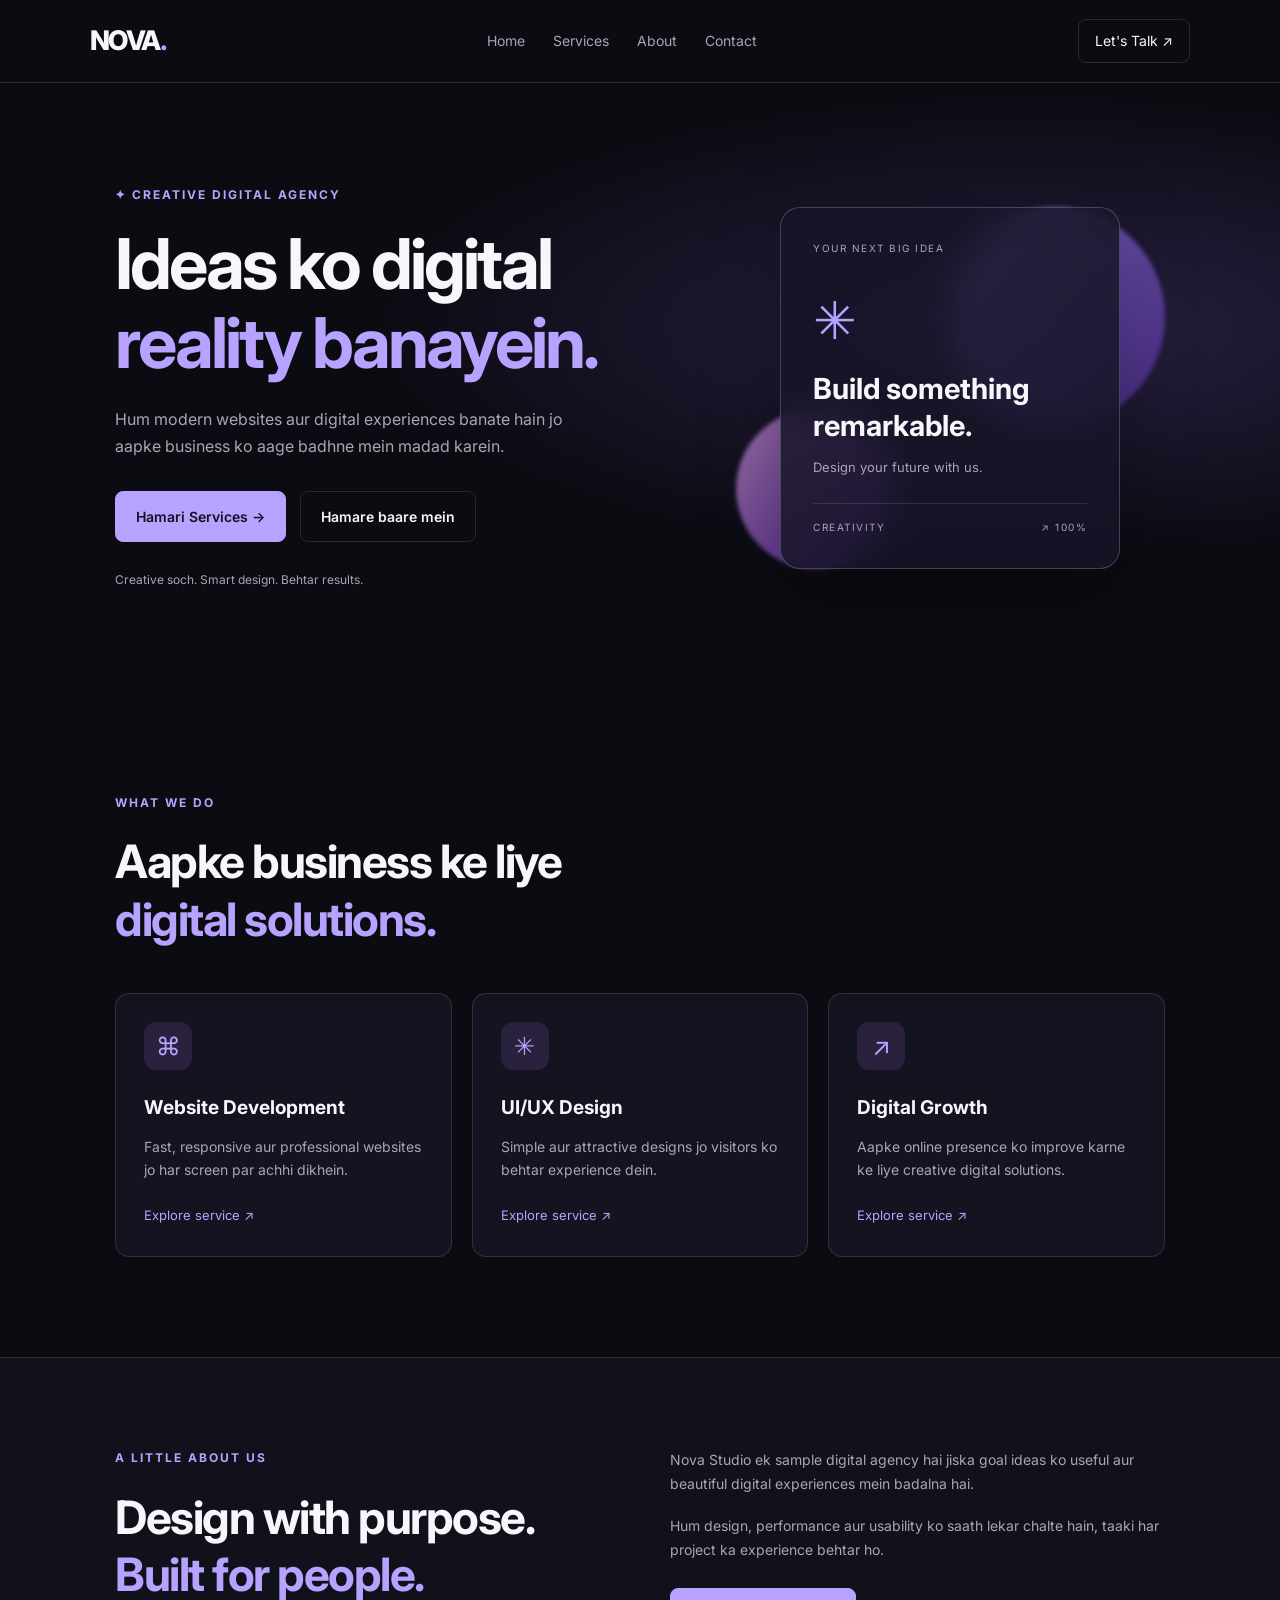
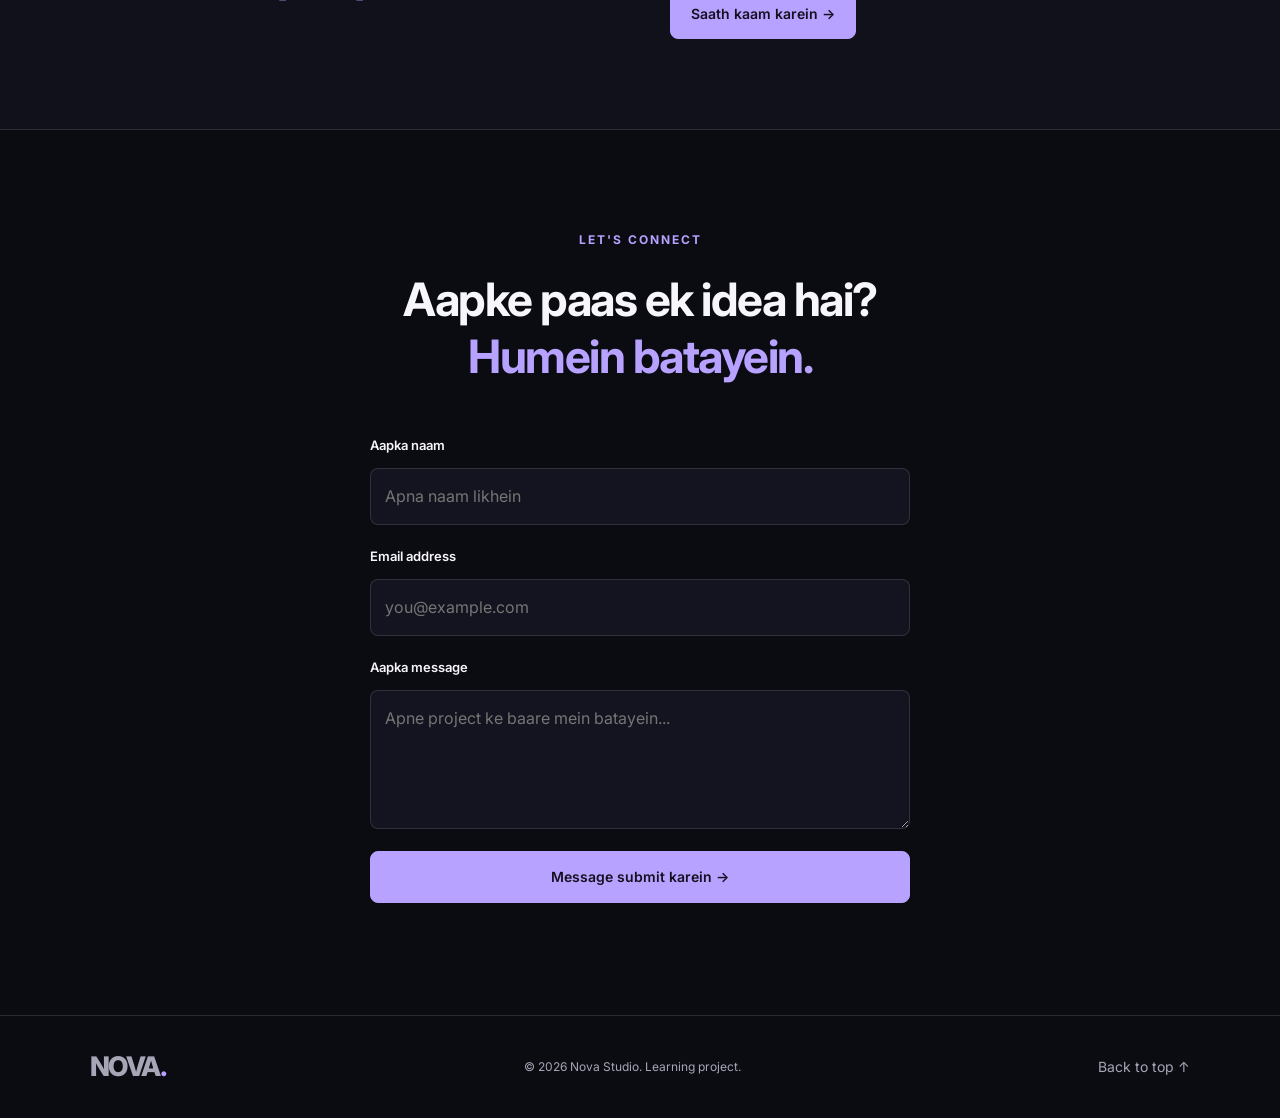
<file: index.html>
<!DOCTYPE html>
<html lang="hi">
<head>
    <meta charset="UTF-8">
    <meta name="viewport" content="width=device-width, initial-scale=1.0">

    <title>Nova Studio | Digital Agency</title>
    <meta name="description" content="Nova Studio se apne business ke liye modern websites aur digital solutions banwayein.">

    <link rel="stylesheet" href="style.css">
</head>
<body>

    <header class="navbar">
        <a href="#home" class="logo">NOVA<span>.</span></a>

        <nav>
            <a href="#home">Home</a>
            <a href="#services">Services</a>
            <a href="#about">About</a>
            <a href="#contact">Contact</a>
        </nav>

        <a href="#contact" class="nav-button">Let's Talk ↗</a>
    </header>

    <main>
        <section id="home" class="hero">
            <div class="hero-content">
                <p class="eyebrow">✦ CREATIVE DIGITAL AGENCY</p>

                <h1>Ideas ko digital<br>
                    <span>reality banayein.</span>
                </h1>

                <p class="hero-text">
                    Hum modern websites aur digital experiences banate hain
                    jo aapke business ko aage badhne mein madad karein.
                </p>

                <div class="hero-actions">
                    <a href="#services" class="primary-button">
                        Hamari Services →
                    </a>
                    <a href="#about" class="secondary-button">
                        Hamare baare mein
                    </a>
                </div>

                <p class="trust-text">Creative soch. Smart design. Behtar results.</p>
            </div>

            <div class="hero-card">
                <div class="orb orb-one"></div>
                <div class="orb orb-two"></div>

                <div class="glass-card">
                    <p class="card-label">YOUR NEXT BIG IDEA</p>
                    <div class="sparkle">✳</div>
                    <h2>Build something<br>remarkable.</h2>
                    <p>Design your future with us.</p>
                    <div class="card-line"></div>
                    <div class="card-bottom">
                        <span>CREATIVITY</span>
                        <span>↗ 100%</span>
                    </div>
                </div>
            </div>
        </section>

        <section id="services" class="section">
            <p class="eyebrow">WHAT WE DO</p>
            <h2 class="section-title">Aapke business ke liye<br>
                <span>digital solutions.</span>
            </h2>

            <div class="services-grid">
                <article class="service-card">
                    <div class="service-icon">⌘</div>
                    <h3>Website Development</h3>
                    <p>Fast, responsive aur professional websites jo har screen par achhi dikhein.</p>
                    <a href="#contact">Explore service ↗</a>
                </article>

                <article class="service-card">
                    <div class="service-icon">✳</div>
                    <h3>UI/UX Design</h3>
                    <p>Simple aur attractive designs jo visitors ko behtar experience dein.</p>
                    <a href="#contact">Explore service ↗</a>
                </article>

                <article class="service-card">
                    <div class="service-icon">↗</div>
                    <h3>Digital Growth</h3>
                    <p>Aapke online presence ko improve karne ke liye creative digital solutions.</p>
                    <a href="#contact">Explore service ↗</a>
                </article>
            </div>
        </section>

        <section id="about" class="about-section">
            <div>
                <p class="eyebrow">A LITTLE ABOUT US</p>
                <h2 class="section-title">Design with purpose.<br>
                    <span>Built for people.</span>
                </h2>
            </div>
            <div class="about-copy">
                <p>
                    Nova Studio ek sample digital agency hai jiska goal
                    ideas ko useful aur beautiful digital experiences mein
                    badalna hai.
                </p>
                <p>
                    Hum design, performance aur usability ko saath lekar
                    chalte hain, taaki har project ka experience behtar ho.
                </p>
                <a href="#contact" class="primary-button">Saath kaam karein →</a>
            </div>
        </section>

        <section id="contact" class="contact-section">
            <p class="eyebrow">LET'S CONNECT</p>
            <h2 class="section-title">Aapke paas ek idea hai?<br>
                <span>Humein batayein.</span>
            </h2>

            <form id="contactForm" class="contact-form">
                <label for="name">Aapka naam</label>
                <input id="name" name="name" type="text"
                    placeholder="Apna naam likhein" required>

                <label for="email">Email address</label>
                <input id="email" name="email" type="email"
                    placeholder="you@example.com" required>

                <label for="messageInput">Aapka message</label>
                <textarea id="messageInput" name="message"
                    placeholder="Apne project ke baare mein batayein..."
                    rows="4" required></textarea>

                <button class="primary-button submit-button" type="submit">
                    Message submit karein →
                </button>

                <p id="formMessage" role="status" aria-live="polite"></p>
            </form>
        </section>
    </main>

    <footer>
        <a href="#home" class="logo">NOVA<span>.</span></a>
        <p>© <span id="year"></span> Nova Studio. Learning project.</p>
        <a href="#home">Back to top ↑</a>
    </footer>

    <script src="script.js"></script>
</body>
</html>
</file>
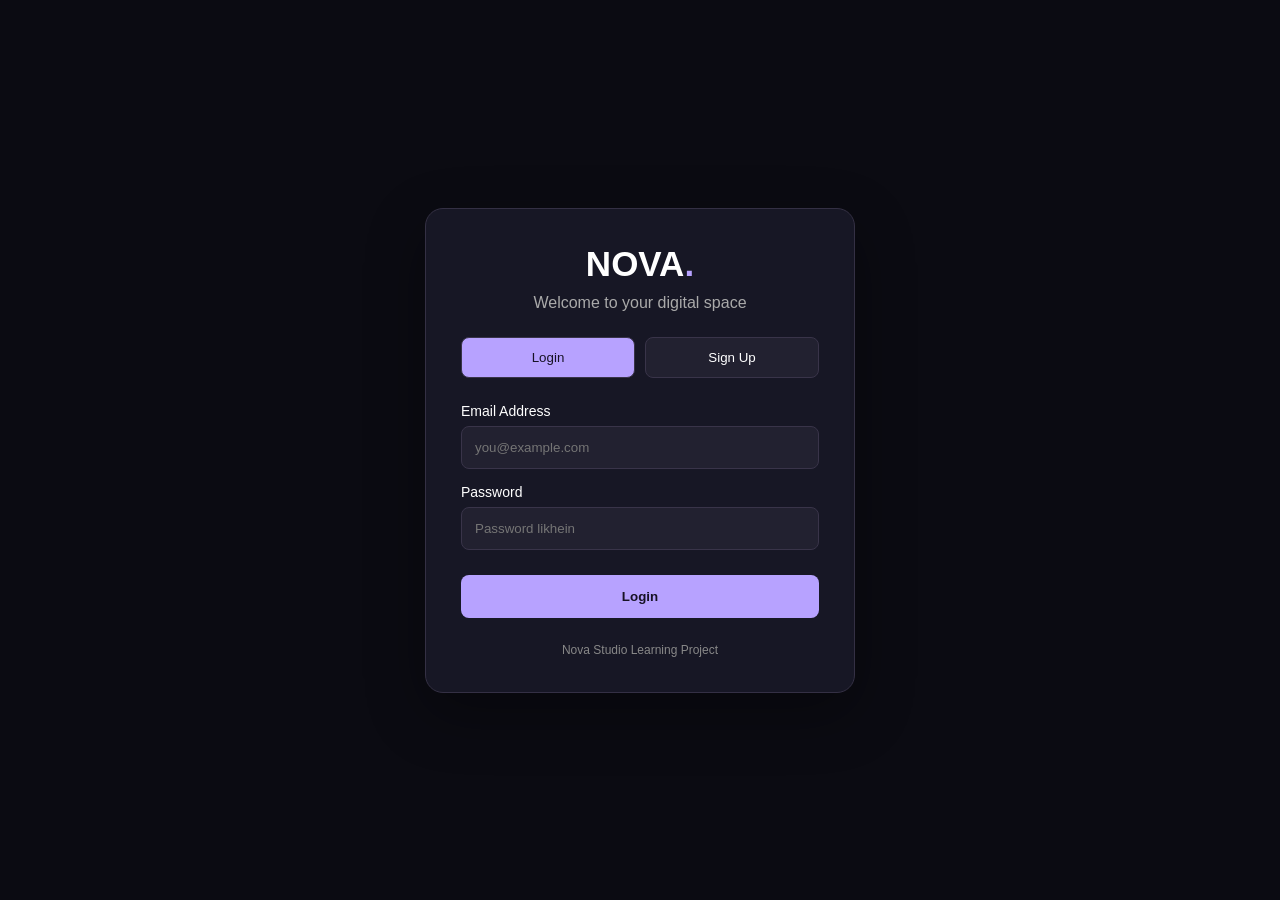
<file: login.html>
<!DOCTYPE html>
<html lang="hi">
<head>
    <meta charset="UTF-8">
    <meta name="viewport" content="width=device-width, initial-scale=1.0">
    <title>Nova Studio - Member Login</title>
    <link rel="stylesheet" href="login.css">
</head>
<body>

    <div class="auth-container">
        <div class="auth-card">

            <h1>NOVA<span>.</span></h1>
            <p class="subtitle">Welcome to your digital space</p>

            <div class="tabs">
                <button id="loginTab" class="active">Login</button>
                <button id="signupTab">Sign Up</button>
            </div>

            <form id="authForm">

                <div id="nameGroup" class="hidden">
                    <label for="name">Full Name</label>
                    <input id="name" type="text"
                        placeholder="Apna naam likhein">
                </div>

                <label for="email">Email Address</label>
                <input id="email" type="email"
                    placeholder="you@example.com" required>

                <label for="password">Password</label>
                <input id="password" type="password"
                    placeholder="Password likhein"
                    minlength="8" required>

                <button type="submit" id="submitBtn">
                    Login
                </button>

                <p id="authMessage" role="status"></p>
            </form>

            <div id="dashboard" class="hidden">
                <h2>Welcome! 🎉</h2>
                <p id="welcomeText"></p>
                <button id="logoutBtn">Logout</button>
            </div>

            <p class="footer-text">Nova Studio Learning Project</p>
        </div>
    </div>

    <script src="login.js"></script>
</body>
</html>
</file>
<file: style.css>
@import url('https://fonts.googleapis.com/css2?family=Inter:wght@400;500;600;700;800&display=swap');

:root {
    --bg: #0b0b12;
    --panel: #141420;
    --text: #f7f7fb;
    --muted: #a6a6b7;
    --accent: #b7a2ff;
    --border: rgba(255, 255, 255, 0.12);
}

* {
    box-sizing: border-box;
    margin: 0;
    padding: 0;
}

html {
    scroll-behavior: smooth;
    scroll-padding-top: 90px;
}

body {
    font-family: 'Inter', Arial, sans-serif;
    background: var(--bg);
    color: var(--text);
    line-height: 1.7;
}

a {
    color: inherit;
    text-decoration: none;
}

.navbar {
    min-height: 78px;
    display: flex;
    align-items: center;
    justify-content: space-between;
    gap: 24px;
    padding: 18px 7%;
    border-bottom: 1px solid var(--border);
}

.logo {
    font-size: 27px;
    font-weight: 800;
    letter-spacing: -1.5px;
}

.logo span,
.section-title span {
    color: var(--accent);
}

.navbar nav {
    display: flex;
    flex-wrap: wrap;
    gap: 28px;
}

.navbar nav a,
footer a {
    color: var(--muted);
    font-size: 14px;
    transition: color 0.2s;
}

.navbar nav a:hover,
footer a:hover {
    color: var(--text);
}

.nav-button {
    padding: 9px 16px;
    border: 1px solid var(--border);
    border-radius: 8px;
    font-size: 14px;
}

.hero {
    min-height: 610px;
    display: grid;
    grid-template-columns: 1.15fr 0.85fr;
    align-items: center;
    gap: 40px;
    padding: 90px 9%;
    overflow: hidden;
    background:
        radial-gradient(ellipse at 80% 40%, #292044 0%, transparent 45%),
        var(--bg);
}

.eyebrow {
    color: var(--accent);
    font-size: 12px;
    font-weight: 700;
    letter-spacing: 2px;
    margin-bottom: 20px;
}

.hero h1 {
    font-size: clamp(40px, 5.5vw, 70px);
    line-height: 1.12;
    letter-spacing: -3px;
}

.hero h1 span {
    color: var(--accent);
}

.hero-text {
    color: var(--muted);
    max-width: 490px;
    margin-top: 24px;
}

.hero-actions {
    display: flex;
    flex-wrap: wrap;
    gap: 14px;
    margin-top: 30px;
}

.primary-button,
.secondary-button {
    display: inline-flex;
    justify-content: center;
    align-items: center;
    gap: 8px;
    padding: 13px 20px;
    border-radius: 8px;
    font: inherit;
    font-size: 14px;
    font-weight: 600;
    cursor: pointer;
    transition: transform 0.2s, background 0.2s;
}

.primary-button {
    background: var(--accent);
    color: #151020;
    border: 1px solid var(--accent);
}

.secondary-button {
    border: 1px solid var(--border);
    color: var(--text);
}

.primary-button:hover,
.secondary-button:hover {
    transform: translateY(-2px);
}

.trust-text {
    color: var(--muted);
    font-size: 12px;
    margin-top: 28px;
}

.hero-card {
    min-height: 340px;
    position: relative;
    display: grid;
    place-items: center;
}

.orb {
    position: absolute;
    border-radius: 50%;
    filter: blur(2px);
}

.orb-one {
    width: 220px;
    height: 220px;
    background: linear-gradient(135deg, #a78bfa, #542d9e);
    top: 0;
    right: 0;
    opacity: 0.7;
}

.orb-two {
    width: 160px;
    height: 160px;
    background: linear-gradient(135deg, #f0abfc, #6d28d9);
    bottom: 0;
    left: 0;
    opacity: 0.6;
}

.glass-card {
    position: relative;
    z-index: 1;
    width: min(100%, 340px);
    padding: 32px;
    border: 1px solid rgba(255, 255, 255, 0.2);
    border-radius: 20px;
    background: rgba(23, 20, 39, 0.85);
    box-shadow: 0 24px 80px rgba(0, 0, 0, 0.3);
    backdrop-filter: blur(15px);
}

.card-label,
.card-bottom {
    color: var(--muted);
    font-size: 10px;
    letter-spacing: 1.5px;
}

.sparkle {
    color: var(--accent);
    font-size: 52px;
    margin-top: 20px;
}

.glass-card h2 {
    font-size: 29px;
    line-height: 1.25;
    margin: 6px 0 12px;
}

.glass-card > p:last-of-type {
    color: var(--muted);
    font-size: 13px;
}

.card-line {
    height: 1px;
    background: var(--border);
    margin: 25px 0 15px;
}

.card-bottom {
    display: flex;
    justify-content: space-between;
}

.section {
    padding: 100px 9%;
}

.section-title {
    font-size: clamp(30px, 4vw, 46px);
    line-height: 1.25;
    letter-spacing: -1.5px;
}

.services-grid {
    display: grid;
    grid-template-columns: repeat(3, minmax(0, 1fr));
    gap: 20px;
    margin-top: 45px;
}

.service-card {
    padding: 28px;
    background: var(--panel);
    border: 1px solid var(--border);
    border-radius: 14px;
    transition: transform 0.2s, border-color 0.2s;
}

.service-card:hover {
    transform: translateY(-5px);
    border-color: var(--accent);
}

.service-icon {
    width: 48px;
    height: 48px;
    display: grid;
    place-items: center;
    border-radius: 12px;
    background: #29213d;
    color: var(--accent);
    font-size: 25px;
}

.service-card h3 {
    font-size: 19px;
    margin: 22px 0 10px;
}

.service-card p,
.about-copy p {
    color: var(--muted);
    font-size: 14px;
}

.service-card a {
    display: inline-block;
    color: var(--accent);
    font-size: 13px;
    margin-top: 22px;
}

.about-section {
    display: grid;
    grid-template-columns: 1fr 1fr;
    gap: 60px;
    padding: 90px 9%;
    background: #11111b;
    border-top: 1px solid var(--border);
    border-bottom: 1px solid var(--border);
}

.about-copy p {
    margin-bottom: 18px;
}

.about-copy .primary-button {
    margin-top: 8px;
}

.contact-section {
    padding: 100px 20px;
    text-align: center;
}

.contact-form {
    max-width: 540px;
    margin: 40px auto 0;
    text-align: left;
    display: flex;
    flex-direction: column;
    gap: 12px;
}

.contact-form label {
    font-size: 13px;
    font-weight: 600;
    margin-top: 8px;
}

.contact-form input,
.contact-form textarea {
    width: 100%;
    padding: 14px;
    border: 1px solid var(--border);
    border-radius: 8px;
    background: var(--panel);
    color: var(--text);
    font: inherit;
    outline: none;
}

.contact-form input:focus,
.contact-form textarea:focus {
    border-color: var(--accent);
}

.contact-form textarea {
    resize: vertical;
}

.submit-button {
    margin-top: 10px;
}

#formMessage {
    color: var(--accent);
    font-size: 14px;
    overflow-wrap: anywhere;
}

footer {
    padding: 28px 7%;
    display: flex;
    justify-content: space-between;
    align-items: center;
    flex-wrap: wrap;
    gap: 18px;
    border-top: 1px solid var(--border);
}

footer p {
    color: var(--muted);
    font-size: 12px;
}

@media (max-width: 800px) {
    .navbar {
        flex-wrap: wrap;
    }

    .navbar nav {
        order: 3;
        width: 100%;
        justify-content: center;
        gap: 18px;
    }

    .hero {
        grid-template-columns: 1fr;
        padding: 65px 7%;
    }

    .hero-card {
        min-height: 320px;
    }

    .services-grid {
        grid-template-columns: 1fr;
    }

    .about-section {
        grid-template-columns: 1fr;
        gap: 25px;
    }

    .section {
        padding: 75px 7%;
    }
}

@media (max-width: 420px) {
    .navbar {
        padding: 16px 5%;
    }

    .navbar nav {
        gap: 12px;
    }

    .navbar nav a {
        font-size: 12px;
    }

    .nav-button {
        padding: 7px 10px;
        font-size: 12px;
    }

    .hero h1 {
        letter-spacing: -1.5px;
    }

    .hero-actions {
        align-items: stretch;
        flex-direction: column;
    }

    .section-title {
        letter-spacing: -0.8px;
    }

    footer {
        flex-direction: column;
        text-align: center;
    }
}
</file>
<file: login.css>
* {
    margin: 0;
    padding: 0;
    box-sizing: border-box;
}

body {
    font-family: Arial, sans-serif;
    background: #0b0b12;
    color: white;
    min-height: 100vh;
    display: flex;
    justify-content: center;
    align-items: center;
    padding: 20px;
}

.auth-container {
    width: 100%;
    max-width: 430px;
}

.auth-card {
    background: #171725;
    padding: 35px;
    border-radius: 18px;
    border: 1px solid #343044;
    box-shadow: 0 20px 60px #0005;
}

h1 {
    text-align: center;
    font-size: 35px;
}

h1 span {
    color: #b7a2ff;
}

.subtitle {
    text-align: center;
    color: #aaa;
    margin: 10px 0 25px;
}

.tabs {
    display: flex;
    gap: 10px;
    margin-bottom: 25px;
}

.tabs button {
    width: 50%;
    padding: 12px;
    border: 1px solid #393449;
    background: #222130;
    color: white;
    border-radius: 8px;
    cursor: pointer;
}

.tabs button.active {
    background: #b7a2ff;
    color: #171225;
}

label {
    display: block;
    margin: 15px 0 7px;
    font-size: 14px;
}

input {
    width: 100%;
    padding: 13px;
    background: #222130;
    border: 1px solid #393449;
    border-radius: 8px;
    color: white;
    outline: none;
}

input:focus {
    border-color: #b7a2ff;
}

#submitBtn, #logoutBtn {
    width: 100%;
    margin-top: 25px;
    padding: 14px;
    border: none;
    border-radius: 8px;
    background: #b7a2ff;
    color: #171225;
    font-weight: bold;
    cursor: pointer;
}

#authMessage {
    margin-top: 15px;
    text-align: center;
    font-size: 14px;
    color: #b7a2ff;
}

.footer-text {
    margin-top: 25px;
    text-align: center;
    color: #888;
    font-size: 12px;
}

.hidden {
    display: none !important;
}

#dashboard {
    text-align: center;
    padding: 20px 0;
}

#dashboard p {
    margin-top: 12px;
    color: #b7a2ff;
}

@media (max-width: 480px) {
    .auth-card {
        padding: 24px;
    }
}
</file>
